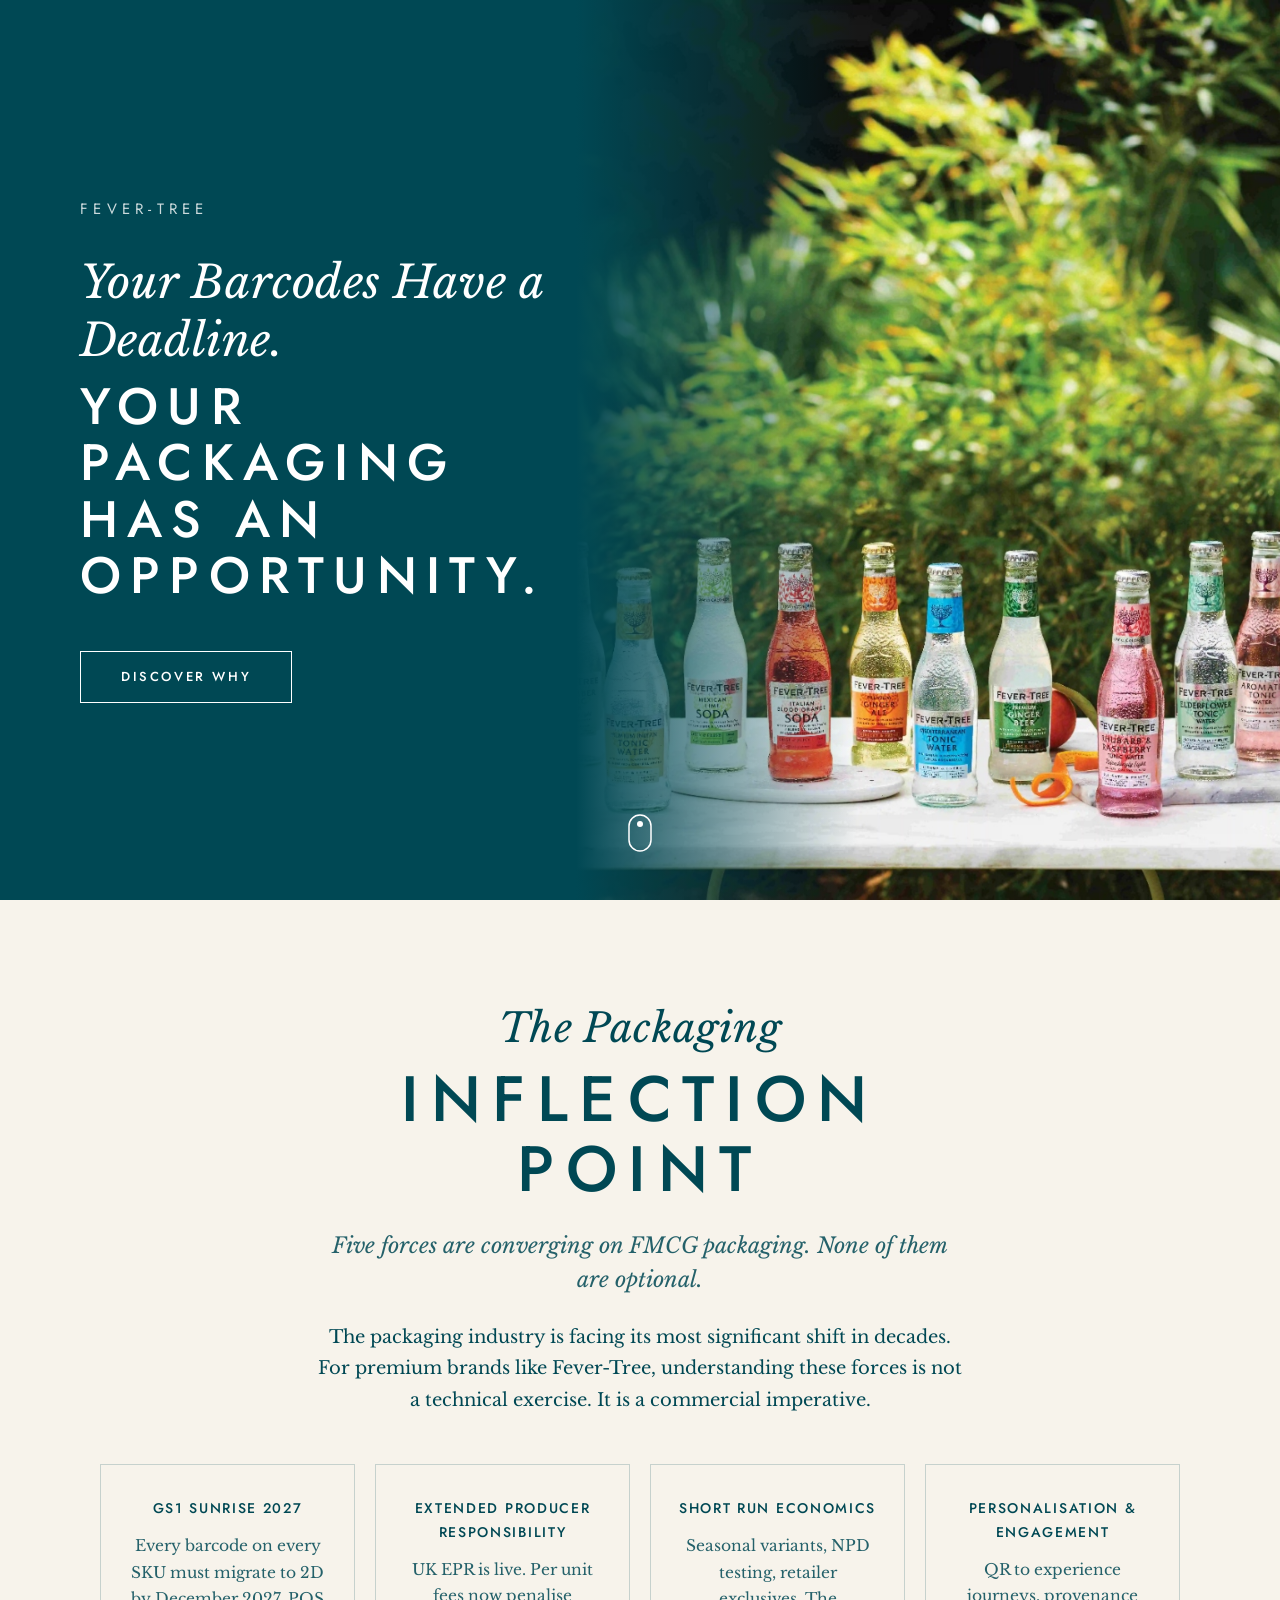
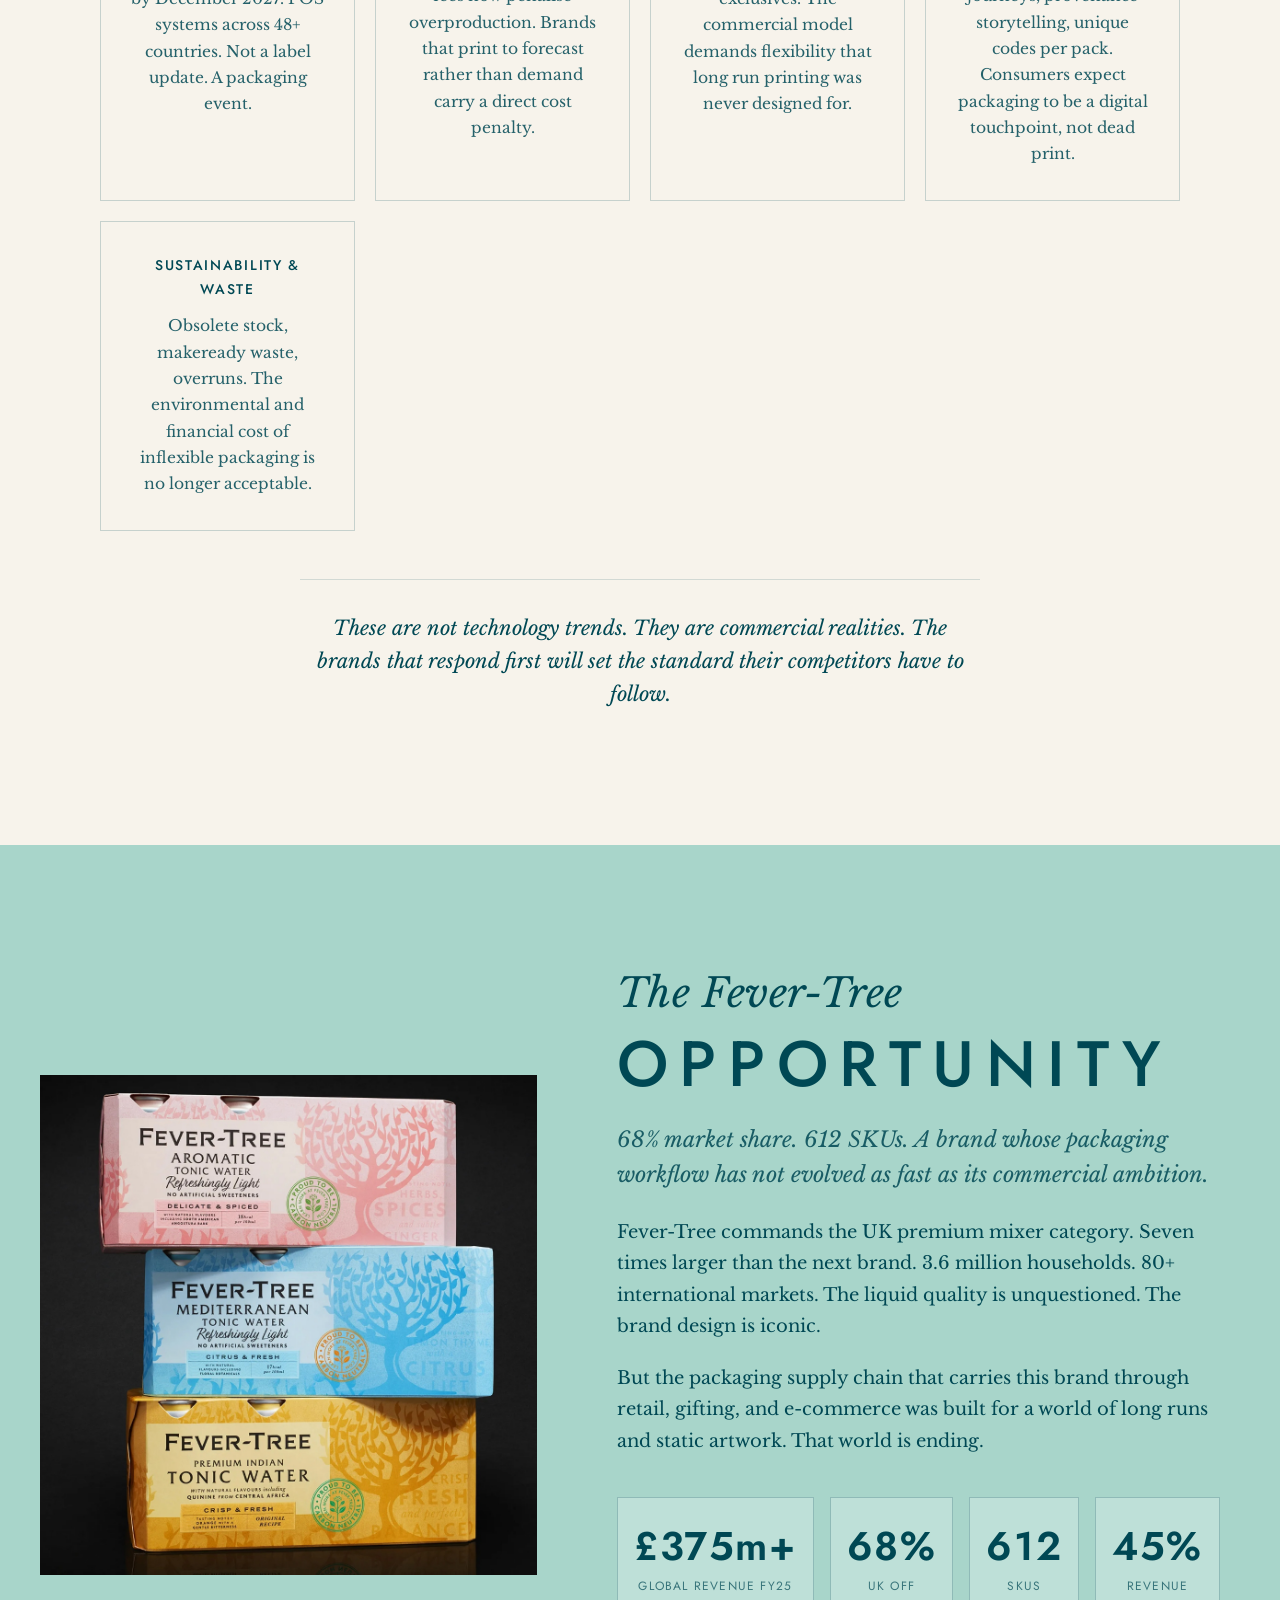
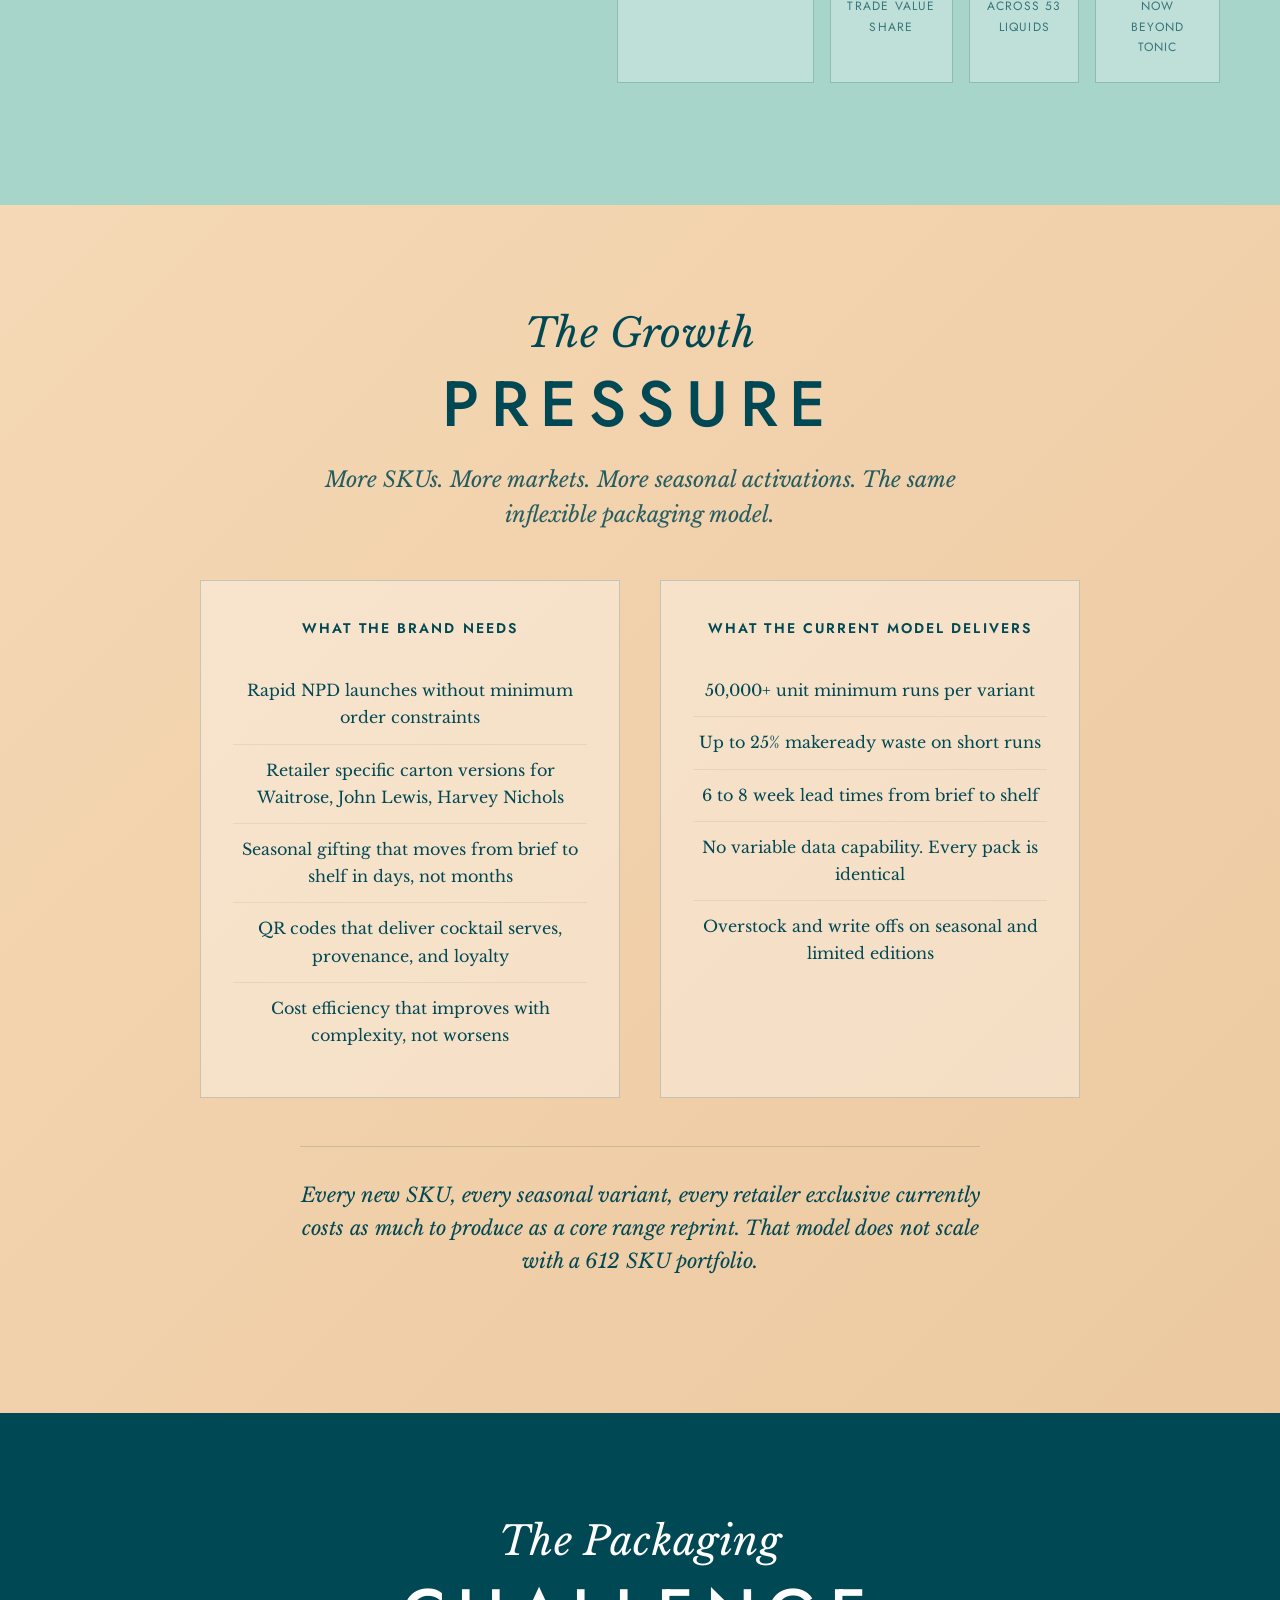
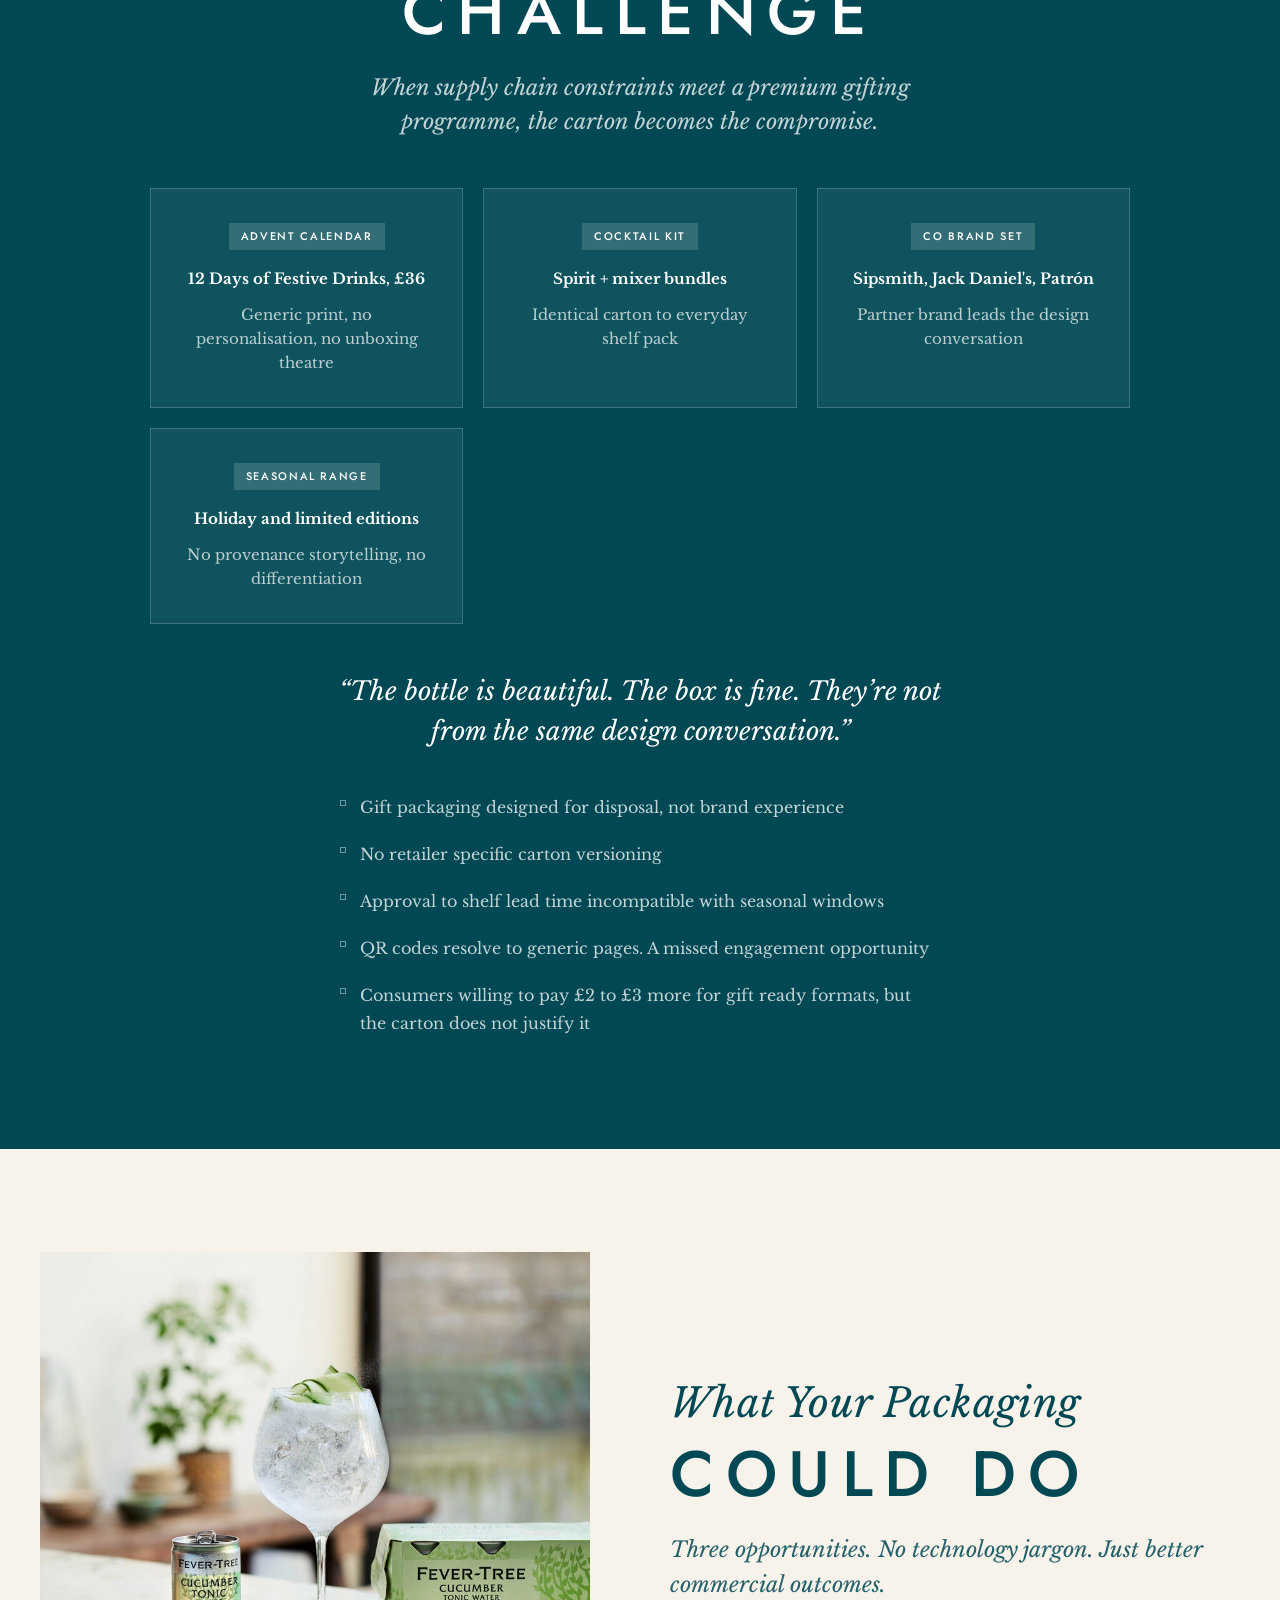
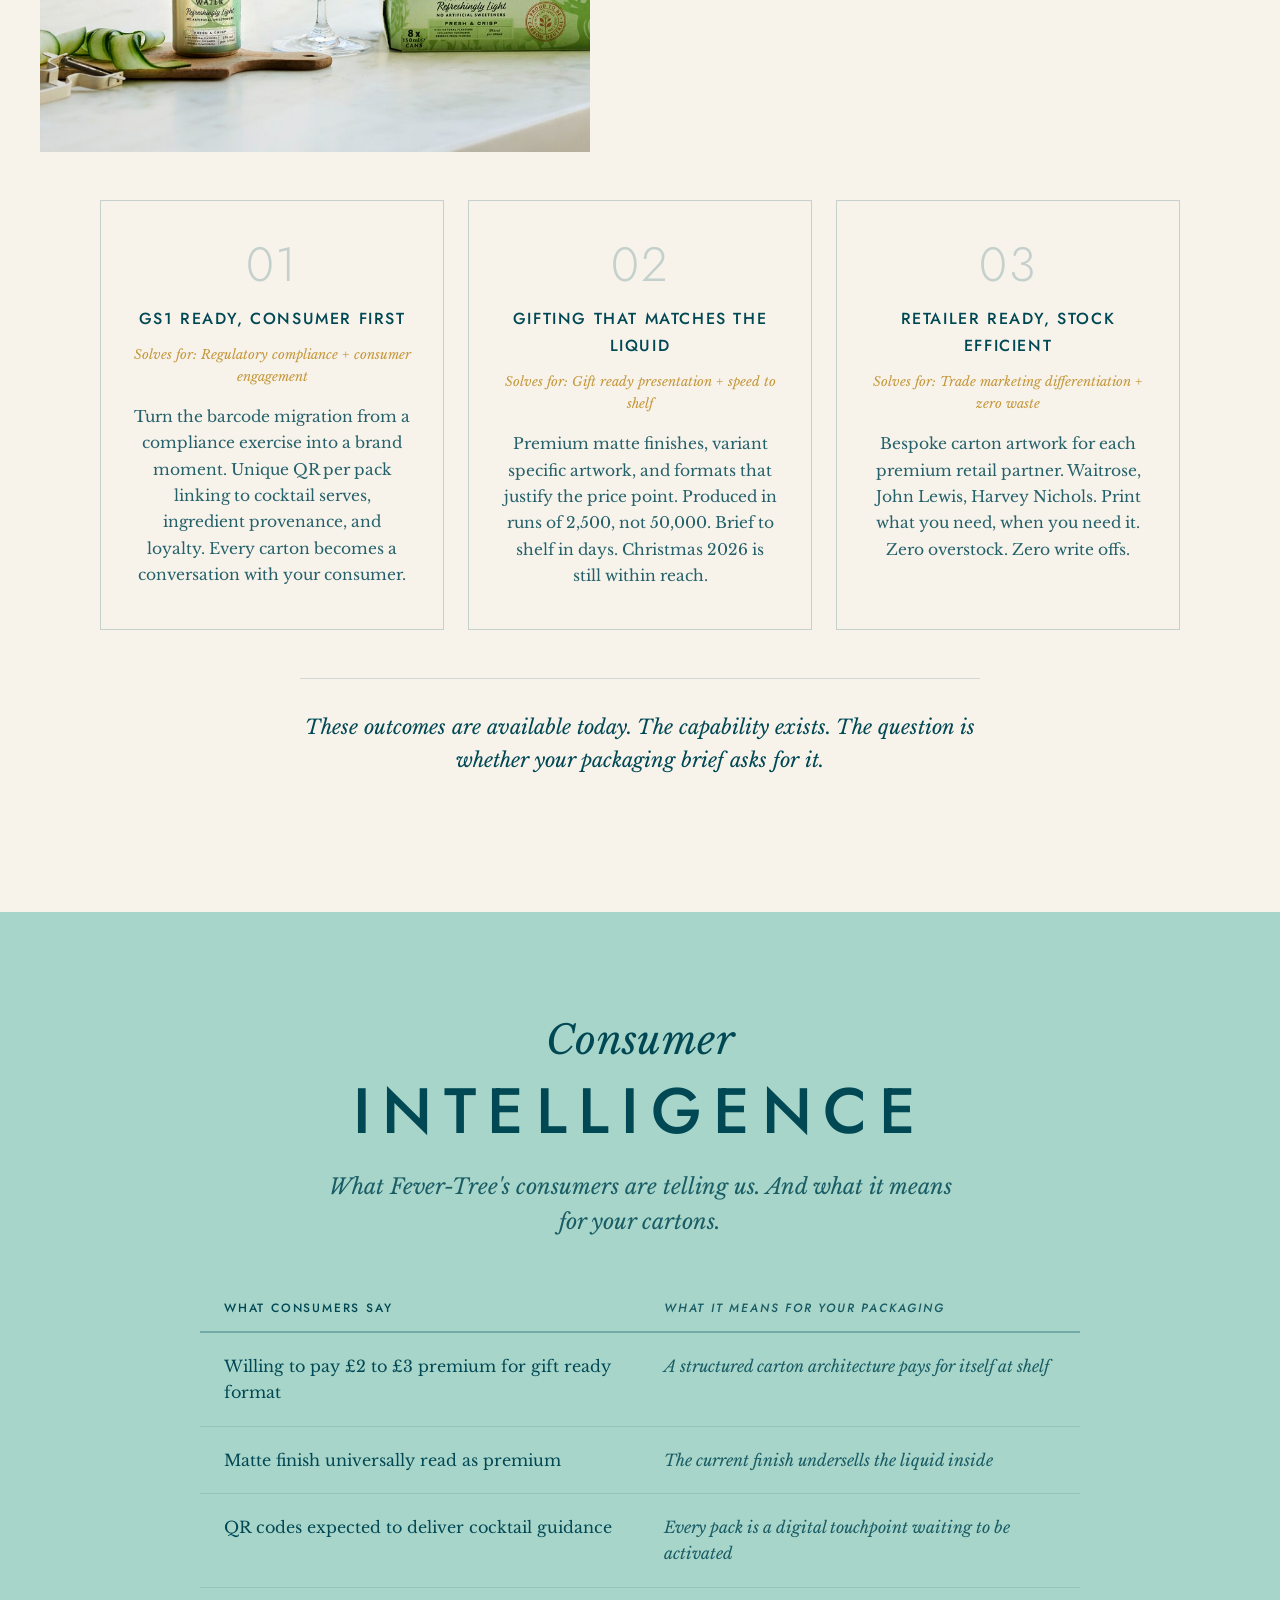
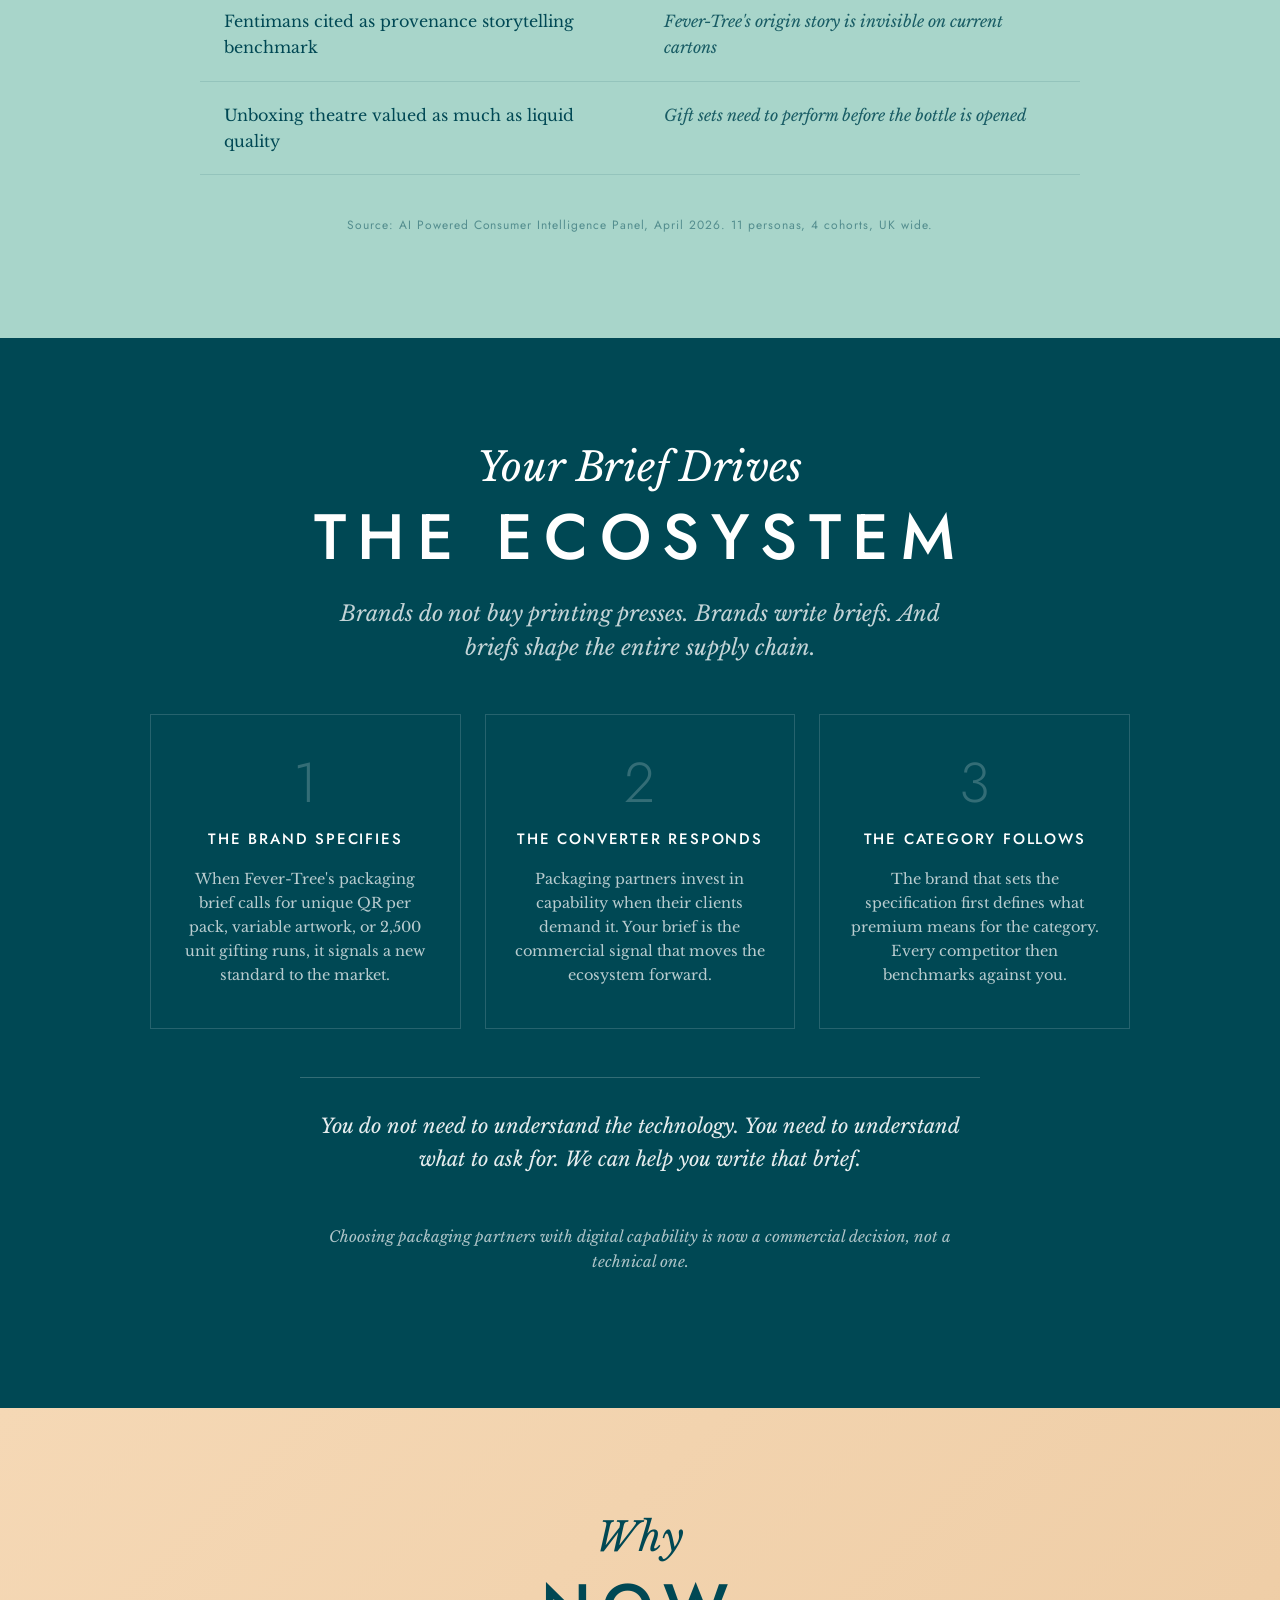
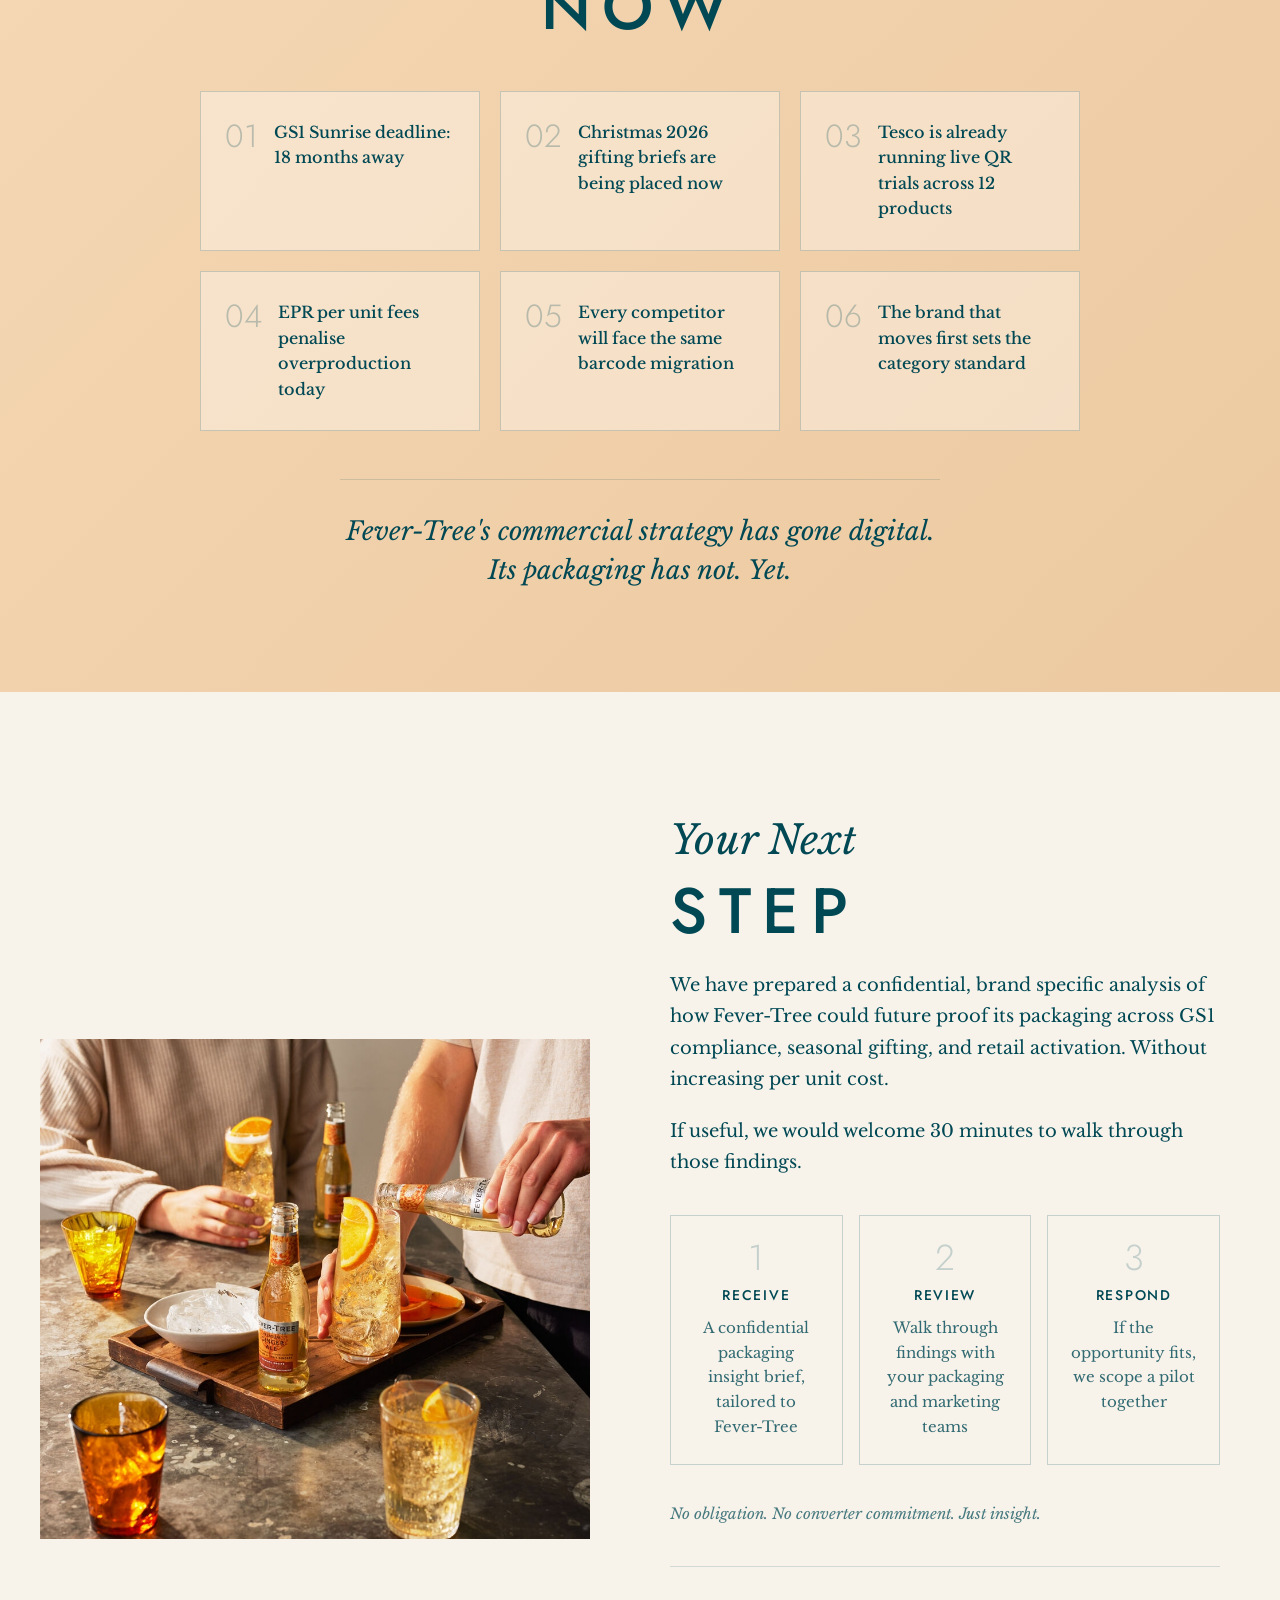
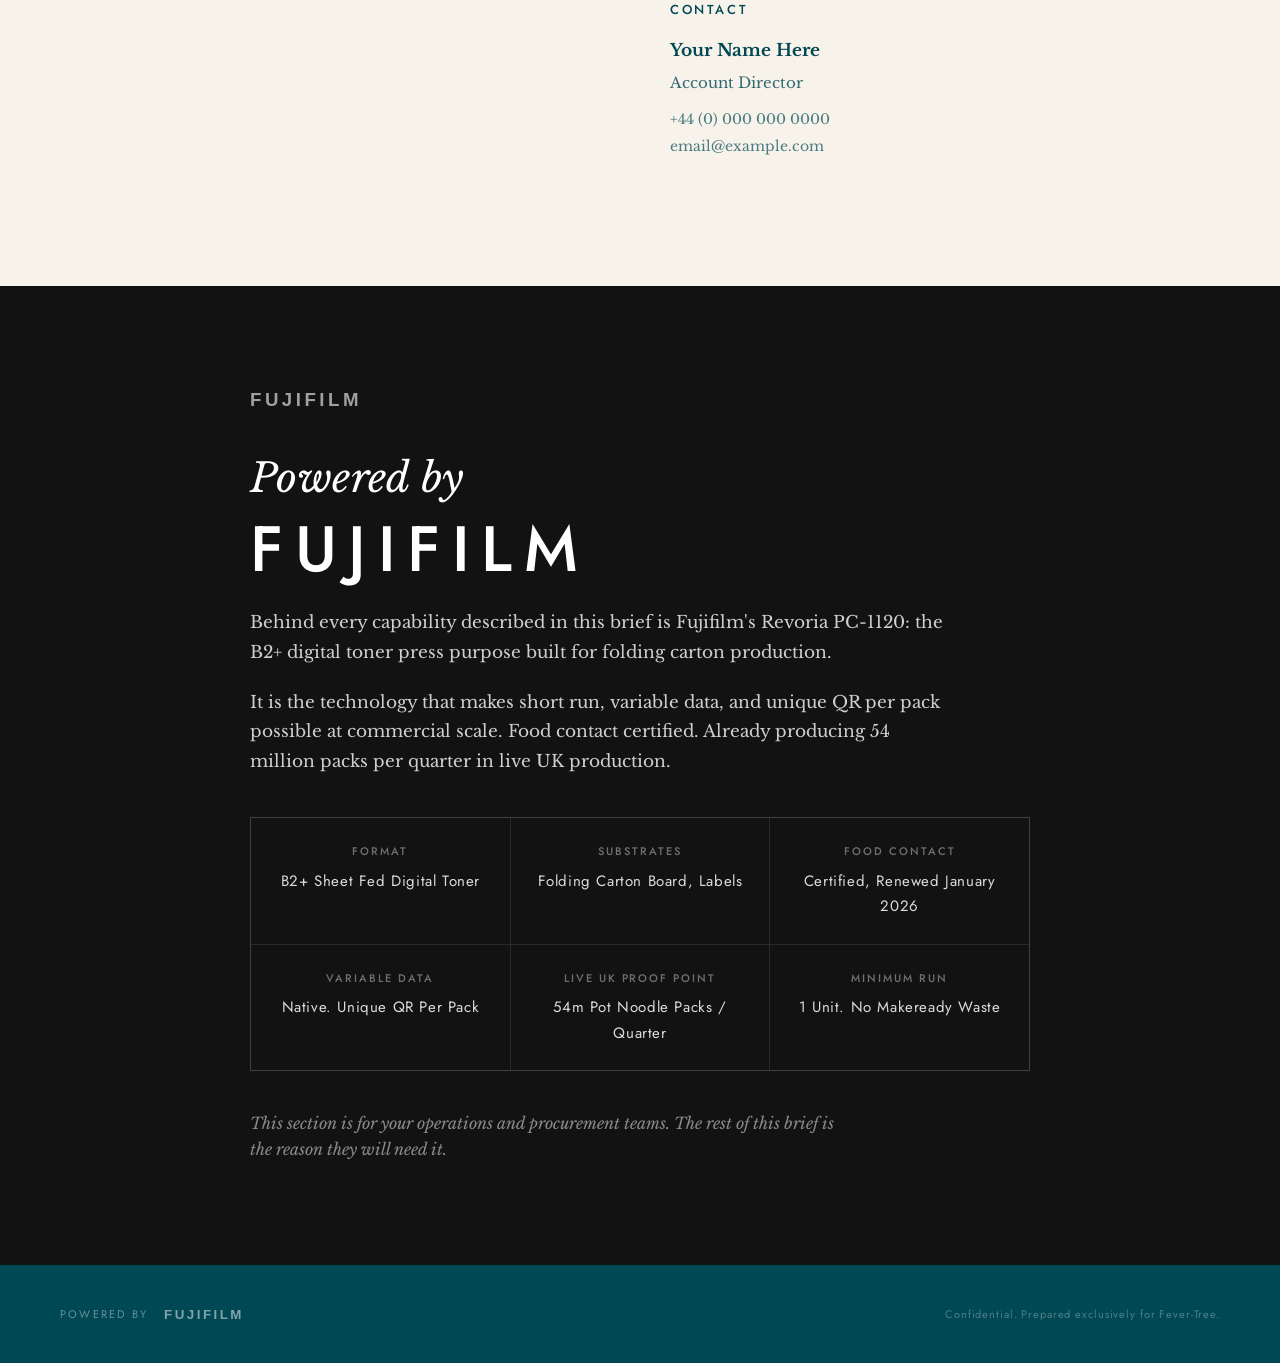
<file: index.html>
<!DOCTYPE html>
<html lang="en">
<head>
  <meta charset="UTF-8">
  <meta name="viewport" content="width=device-width, initial-scale=1.0">
  <title>Fever-Tree | Brand Insight &amp; Packaging Innovation Brief</title>
  <meta name="description" content="A confidential packaging insight brief for Fever-Tree. Understanding the inflection point facing FMCG packaging and why digital capability matters.">

  <!-- Fonts: Libre Baskerville (closest to Berthold Baskerville Pro) + Jost (tracked sans) -->
  <link rel="preconnect" href="https://fonts.googleapis.com">
  <link rel="preconnect" href="https://fonts.gstatic.com" crossorigin>
  <link href="https://fonts.googleapis.com/css2?family=Libre+Baskerville:ital,wght@0,400;0,700;1,400&family=Jost:wght@300;400;500;600&display=swap" rel="stylesheet">

  <link rel="stylesheet" href="./style.css">
</head>
<body>

  <!-- ============================================ -->
  <!-- SECTION 1: HERO                              -->
  <!-- ============================================ -->
  <section class="hero" id="hero">
    <div class="hero-content">
      <p class="brand-name">FEVER-TREE</p>
      <h1 class="hero-heading">
        <span class="heading-italic">Your Barcodes Have a Deadline.</span>
        <span class="heading-caps">YOUR PACKAGING HAS AN OPPORTUNITY.</span>
      </h1>
      <a href="#inflection" class="btn-ghost btn-ghost--light">DISCOVER WHY</a>
    </div>
    <div class="hero-image">
      <img src="./assets/range-lineup.jpg" alt="The full Fever-Tree range displayed on a marble table with fresh botanicals" loading="eager">
    </div>
    <div class="scroll-indicator">
      <svg width="24" height="38" viewBox="0 0 24 38" fill="none" xmlns="http://www.w3.org/2000/svg">
        <rect x="1" y="1" width="22" height="36" rx="11" stroke="white" stroke-width="1.5"/>
        <circle class="scroll-dot" cx="12" cy="10" r="3" fill="white"/>
      </svg>
    </div>
  </section>

  <!-- ============================================ -->
  <!-- SECTION 2: THE INFLECTION POINT              -->
  <!-- ============================================ -->
  <section class="section section--cream" id="inflection">
    <div class="section-inner section-inner--centered">
      <h2 class="section-heading">
        <span class="heading-italic">The Packaging</span>
        <span class="heading-caps">INFLECTION POINT</span>
      </h2>
      <p class="section-subtitle">Five forces are converging on FMCG packaging. None of them are optional.</p>
      <p class="section-body">The packaging industry is facing its most significant shift in decades. For premium brands like Fever-Tree, understanding these forces is not a technical exercise. It is a commercial imperative.</p>
    </div>

    <div class="force-cards">
      <div class="force-card">
        <h3 class="force-card__title">GS1 Sunrise 2027</h3>
        <p class="force-card__body">Every barcode on every SKU must migrate to 2D by December 2027. POS systems across 48+ countries. Not a label update. A packaging event.</p>
      </div>
      <div class="force-card">
        <h3 class="force-card__title">Extended Producer Responsibility</h3>
        <p class="force-card__body">UK EPR is live. Per unit fees now penalise overproduction. Brands that print to forecast rather than demand carry a direct cost penalty.</p>
      </div>
      <div class="force-card">
        <h3 class="force-card__title">Short Run Economics</h3>
        <p class="force-card__body">Seasonal variants, NPD testing, retailer exclusives. The commercial model demands flexibility that long run printing was never designed for.</p>
      </div>
      <div class="force-card">
        <h3 class="force-card__title">Personalisation &amp; Engagement</h3>
        <p class="force-card__body">QR to experience journeys, provenance storytelling, unique codes per pack. Consumers expect packaging to be a digital touchpoint, not dead print.</p>
      </div>
      <div class="force-card">
        <h3 class="force-card__title">Sustainability &amp; Waste</h3>
        <p class="force-card__body">Obsolete stock, makeready waste, overruns. The environmental and financial cost of inflexible packaging is no longer acceptable.</p>
      </div>
    </div>

    <div class="section-inner section-inner--centered">
      <p class="callout-text">These are not technology trends. They are commercial realities. The brands that respond first will set the standard their competitors have to follow.</p>
    </div>
  </section>

  <!-- ============================================ -->
  <!-- SECTION 3: THE FEVER-TREE OPPORTUNITY        -->
  <!-- ============================================ -->
  <section class="section section--teal" id="opportunity">
    <div class="split-layout split-layout--reverse">
      <div class="split-text">
        <h2 class="section-heading section-heading--left">
          <span class="heading-italic">The Fever-Tree</span>
          <span class="heading-caps">OPPORTUNITY</span>
        </h2>
        <p class="section-subtitle section-subtitle--left">68% market share. 612 SKUs. A brand whose packaging workflow has not evolved as fast as its commercial ambition.</p>
        <p class="section-body section-body--left">Fever-Tree commands the UK premium mixer category. Seven times larger than the next brand. 3.6 million households. 80+ international markets. The liquid quality is unquestioned. The brand design is iconic.</p>
        <p class="section-body section-body--left">But the packaging supply chain that carries this brand through retail, gifting, and e-commerce was built for a world of long runs and static artwork. That world is ending.</p>
        <div class="metric-row">
          <div class="metric-card">
            <span class="metric-card__number">&pound;375m+</span>
            <span class="metric-card__label">Global Revenue FY25</span>
          </div>
          <div class="metric-card">
            <span class="metric-card__number">68%</span>
            <span class="metric-card__label">UK Off Trade Value Share</span>
          </div>
          <div class="metric-card">
            <span class="metric-card__number">612</span>
            <span class="metric-card__label">SKUs Across 53 Liquids</span>
          </div>
          <div class="metric-card">
            <span class="metric-card__number">45%</span>
            <span class="metric-card__label">Revenue Now Beyond Tonic</span>
          </div>
        </div>
      </div>
      <div class="split-image">
        <img src="./assets/stacked-cartons.jpg" alt="Three stacked Fever-Tree carton packs showing the distinctive tree motif packaging design by B and B Studio" loading="lazy">
      </div>
    </div>
  </section>

  <!-- ============================================ -->
  <!-- SECTION 4: THE GROWTH PRESSURE               -->
  <!-- ============================================ -->
  <section class="section section--peach" id="growth">
    <div class="section-inner section-inner--centered">
      <h2 class="section-heading">
        <span class="heading-italic">The Growth</span>
        <span class="heading-caps">PRESSURE</span>
      </h2>
      <p class="section-subtitle">More SKUs. More markets. More seasonal activations. The same inflexible packaging model.</p>
    </div>

    <div class="two-col-compare">
      <div class="compare-col compare-col--needs">
        <h3 class="compare-col__heading">What the Brand Needs</h3>
        <ul class="compare-col__list">
          <li>Rapid NPD launches without minimum order constraints</li>
          <li>Retailer specific carton versions for Waitrose, John Lewis, Harvey Nichols</li>
          <li>Seasonal gifting that moves from brief to shelf in days, not months</li>
          <li>QR codes that deliver cocktail serves, provenance, and loyalty</li>
          <li>Cost efficiency that improves with complexity, not worsens</li>
        </ul>
      </div>
      <div class="compare-col compare-col--delivers">
        <h3 class="compare-col__heading">What the Current Model Delivers</h3>
        <ul class="compare-col__list">
          <li>50,000+ unit minimum runs per variant</li>
          <li>Up to 25% makeready waste on short runs</li>
          <li>6 to 8 week lead times from brief to shelf</li>
          <li>No variable data capability. Every pack is identical</li>
          <li>Overstock and write offs on seasonal and limited editions</li>
        </ul>
      </div>
    </div>

    <div class="section-inner section-inner--centered">
      <p class="callout-text">Every new SKU, every seasonal variant, every retailer exclusive currently costs as much to produce as a core range reprint. That model does not scale with a 612 SKU portfolio.</p>
    </div>
  </section>

  <!-- ============================================ -->
  <!-- SECTION 5: THE PACKAGING CHALLENGE           -->
  <!-- ============================================ -->
  <section class="section section--dark" id="packaging">
    <div class="section-inner section-inner--centered">
      <h2 class="section-heading section-heading--light">
        <span class="heading-italic">The Packaging</span>
        <span class="heading-caps">CHALLENGE</span>
      </h2>
      <p class="section-subtitle section-subtitle--light">When supply chain constraints meet a premium gifting programme, the carton becomes the compromise.</p>
    </div>

    <div class="gift-cards">
      <div class="gift-card">
        <span class="gift-card__tag">Advent Calendar</span>
        <p class="gift-card__example">12 Days of Festive Drinks, &pound;36</p>
        <p class="gift-card__gap">Generic print, no personalisation, no unboxing theatre</p>
      </div>
      <div class="gift-card">
        <span class="gift-card__tag">Cocktail Kit</span>
        <p class="gift-card__example">Spirit + mixer bundles</p>
        <p class="gift-card__gap">Identical carton to everyday shelf pack</p>
      </div>
      <div class="gift-card">
        <span class="gift-card__tag">Co Brand Set</span>
        <p class="gift-card__example">Sipsmith, Jack Daniel's, Patr&oacute;n</p>
        <p class="gift-card__gap">Partner brand leads the design conversation</p>
      </div>
      <div class="gift-card">
        <span class="gift-card__tag">Seasonal Range</span>
        <p class="gift-card__example">Holiday and limited editions</p>
        <p class="gift-card__gap">No provenance storytelling, no differentiation</p>
      </div>
    </div>

    <div class="section-inner section-inner--centered">
      <blockquote class="consumer-quote">
        &ldquo;The bottle is beautiful. The box is fine. They&rsquo;re not from the same design conversation.&rdquo;
      </blockquote>
      <ul class="gap-list">
        <li>Gift packaging designed for disposal, not brand experience</li>
        <li>No retailer specific carton versioning</li>
        <li>Approval to shelf lead time incompatible with seasonal windows</li>
        <li>QR codes resolve to generic pages. A missed engagement opportunity</li>
        <li>Consumers willing to pay &pound;2 to &pound;3 more for gift ready formats, but the carton does not justify it</li>
      </ul>
    </div>
  </section>

  <!-- ============================================ -->
  <!-- SECTION 6: WHAT YOUR PACKAGING COULD DO      -->
  <!-- ============================================ -->
  <section class="section section--cream" id="possibilities">
    <div class="split-layout">
      <div class="split-image">
        <img src="./assets/cucumber-lifestyle.jpg" alt="Fever-Tree Cucumber Tonic Water served in a copa glass with fresh cucumber garnish" loading="lazy">
      </div>
      <div class="split-text">
        <h2 class="section-heading section-heading--left">
          <span class="heading-italic">What Your Packaging</span>
          <span class="heading-caps">COULD DO</span>
        </h2>
        <p class="section-subtitle section-subtitle--left">Three opportunities. No technology jargon. Just better commercial outcomes.</p>
      </div>
    </div>

    <div class="opportunity-cards">
      <div class="opportunity-card">
        <span class="opportunity-card__number">01</span>
        <h3 class="opportunity-card__title">GS1 Ready, Consumer First</h3>
        <p class="opportunity-card__solves">Solves for: Regulatory compliance + consumer engagement</p>
        <p class="opportunity-card__body">Turn the barcode migration from a compliance exercise into a brand moment. Unique QR per pack linking to cocktail serves, ingredient provenance, and loyalty. Every carton becomes a conversation with your consumer.</p>
      </div>
      <div class="opportunity-card">
        <span class="opportunity-card__number">02</span>
        <h3 class="opportunity-card__title">Gifting That Matches the Liquid</h3>
        <p class="opportunity-card__solves">Solves for: Gift ready presentation + speed to shelf</p>
        <p class="opportunity-card__body">Premium matte finishes, variant specific artwork, and formats that justify the price point. Produced in runs of 2,500, not 50,000. Brief to shelf in days. Christmas 2026 is still within reach.</p>
      </div>
      <div class="opportunity-card">
        <span class="opportunity-card__number">03</span>
        <h3 class="opportunity-card__title">Retailer Ready, Stock Efficient</h3>
        <p class="opportunity-card__solves">Solves for: Trade marketing differentiation + zero waste</p>
        <p class="opportunity-card__body">Bespoke carton artwork for each premium retail partner. Waitrose, John Lewis, Harvey Nichols. Print what you need, when you need it. Zero overstock. Zero write offs.</p>
      </div>
    </div>

    <div class="section-inner section-inner--centered">
      <p class="callout-text">These outcomes are available today. The capability exists. The question is whether your packaging brief asks for it.</p>
    </div>
  </section>

  <!-- ============================================ -->
  <!-- SECTION 7: CONSUMER INTELLIGENCE             -->
  <!-- ============================================ -->
  <section class="section section--teal" id="intelligence">
    <div class="section-inner section-inner--centered">
      <h2 class="section-heading">
        <span class="heading-italic">Consumer</span>
        <span class="heading-caps">INTELLIGENCE</span>
      </h2>
      <p class="section-subtitle">What Fever-Tree's consumers are telling us. And what it means for your cartons.</p>
    </div>

    <div class="insight-table">
      <div class="insight-row insight-row--header">
        <div class="insight-cell insight-cell--signal">What Consumers Say</div>
        <div class="insight-cell insight-cell--implication">What It Means for Your Packaging</div>
      </div>
      <div class="insight-row">
        <div class="insight-cell insight-cell--signal">Willing to pay &pound;2 to &pound;3 premium for gift ready format</div>
        <div class="insight-cell insight-cell--implication">A structured carton architecture pays for itself at shelf</div>
      </div>
      <div class="insight-row">
        <div class="insight-cell insight-cell--signal">Matte finish universally read as premium</div>
        <div class="insight-cell insight-cell--implication">The current finish undersells the liquid inside</div>
      </div>
      <div class="insight-row">
        <div class="insight-cell insight-cell--signal">QR codes expected to deliver cocktail guidance</div>
        <div class="insight-cell insight-cell--implication">Every pack is a digital touchpoint waiting to be activated</div>
      </div>
      <div class="insight-row">
        <div class="insight-cell insight-cell--signal">Fentimans cited as provenance storytelling benchmark</div>
        <div class="insight-cell insight-cell--implication">Fever-Tree's origin story is invisible on current cartons</div>
      </div>
      <div class="insight-row">
        <div class="insight-cell insight-cell--signal">Unboxing theatre valued as much as liquid quality</div>
        <div class="insight-cell insight-cell--implication">Gift sets need to perform before the bottle is opened</div>
      </div>
    </div>

    <div class="section-inner section-inner--centered">
      <p class="source-label">Source: AI Powered Consumer Intelligence Panel, April 2026. 11 personas, 4 cohorts, UK wide.</p>
    </div>
  </section>

  <!-- ============================================ -->
  <!-- SECTION 8: YOUR BRIEF DRIVES THE ECOSYSTEM   -->
  <!-- ============================================ -->
  <section class="section section--dark" id="ecosystem">
    <div class="section-inner section-inner--centered">
      <h2 class="section-heading section-heading--light">
        <span class="heading-italic">Your Brief Drives</span>
        <span class="heading-caps">THE ECOSYSTEM</span>
      </h2>
      <p class="section-subtitle section-subtitle--light">Brands do not buy printing presses. Brands write briefs. And briefs shape the entire supply chain.</p>
    </div>

    <div class="ecosystem-steps">
      <div class="ecosystem-step">
        <span class="ecosystem-step__number">1</span>
        <h3 class="ecosystem-step__title">The Brand Specifies</h3>
        <p class="ecosystem-step__body">When Fever-Tree's packaging brief calls for unique QR per pack, variable artwork, or 2,500 unit gifting runs, it signals a new standard to the market.</p>
      </div>
      <div class="ecosystem-step">
        <span class="ecosystem-step__number">2</span>
        <h3 class="ecosystem-step__title">The Converter Responds</h3>
        <p class="ecosystem-step__body">Packaging partners invest in capability when their clients demand it. Your brief is the commercial signal that moves the ecosystem forward.</p>
      </div>
      <div class="ecosystem-step">
        <span class="ecosystem-step__number">3</span>
        <h3 class="ecosystem-step__title">The Category Follows</h3>
        <p class="ecosystem-step__body">The brand that sets the specification first defines what premium means for the category. Every competitor then benchmarks against you.</p>
      </div>
    </div>

    <div class="section-inner section-inner--centered">
      <p class="callout-text callout-text--light">You do not need to understand the technology. You need to understand what to ask for. We can help you write that brief.</p>
      <p class="callout-text callout-text--light callout-text--small">Choosing packaging partners with digital capability is now a commercial decision, not a technical one.</p>
    </div>
  </section>

  <!-- ============================================ -->
  <!-- SECTION 9: WHY NOW                           -->
  <!-- ============================================ -->
  <section class="section section--peach" id="why-now">
    <div class="section-inner section-inner--centered">
      <h2 class="section-heading">
        <span class="heading-italic">Why</span>
        <span class="heading-caps">NOW</span>
      </h2>
    </div>

    <div class="why-now-cards">
      <div class="why-now-card">
        <span class="why-now-card__number">01</span>
        <p class="why-now-card__text">GS1 Sunrise deadline: 18 months away</p>
      </div>
      <div class="why-now-card">
        <span class="why-now-card__number">02</span>
        <p class="why-now-card__text">Christmas 2026 gifting briefs are being placed now</p>
      </div>
      <div class="why-now-card">
        <span class="why-now-card__number">03</span>
        <p class="why-now-card__text">Tesco is already running live QR trials across 12 products</p>
      </div>
      <div class="why-now-card">
        <span class="why-now-card__number">04</span>
        <p class="why-now-card__text">EPR per unit fees penalise overproduction today</p>
      </div>
      <div class="why-now-card">
        <span class="why-now-card__number">05</span>
        <p class="why-now-card__text">Every competitor will face the same barcode migration</p>
      </div>
      <div class="why-now-card">
        <span class="why-now-card__number">06</span>
        <p class="why-now-card__text">The brand that moves first sets the category standard</p>
      </div>
    </div>

    <div class="section-inner section-inner--centered">
      <p class="closing-statement">Fever-Tree's commercial strategy has gone digital. Its packaging has not. Yet.</p>
    </div>
  </section>

  <!-- ============================================ -->
  <!-- SECTION 10: YOUR NEXT STEP                   -->
  <!-- ============================================ -->
  <section class="section section--cream" id="next-step">
    <div class="split-layout split-layout--reverse">
      <div class="split-text">
        <h2 class="section-heading section-heading--left">
          <span class="heading-italic">Your Next</span>
          <span class="heading-caps">STEP</span>
        </h2>
        <p class="section-body section-body--left">We have prepared a confidential, brand specific analysis of how Fever-Tree could future proof its packaging across GS1 compliance, seasonal gifting, and retail activation. Without increasing per unit cost.</p>
        <p class="section-body section-body--left">If useful, we would welcome 30 minutes to walk through those findings.</p>

        <div class="next-steps-cards">
          <div class="next-step-card">
            <span class="next-step-card__number">1</span>
            <h3 class="next-step-card__title">Receive</h3>
            <p class="next-step-card__body">A confidential packaging insight brief, tailored to Fever-Tree</p>
          </div>
          <div class="next-step-card">
            <span class="next-step-card__number">2</span>
            <h3 class="next-step-card__title">Review</h3>
            <p class="next-step-card__body">Walk through findings with your packaging and marketing teams</p>
          </div>
          <div class="next-step-card">
            <span class="next-step-card__number">3</span>
            <h3 class="next-step-card__title">Respond</h3>
            <p class="next-step-card__body">If the opportunity fits, we scope a pilot together</p>
          </div>
        </div>

        <p class="no-obligation">No obligation. No converter commitment. Just insight.</p>

        <div class="contact-block">
          <h3 class="contact-block__heading">CONTACT</h3>
          <p class="contact-block__name">Your Name Here</p>
          <p class="contact-block__title">Account Director</p>
          <p class="contact-block__detail">+44 (0) 000 000 0000</p>
          <p class="contact-block__detail">email@example.com</p>
        </div>
      </div>
      <div class="split-image">
        <img src="./assets/social-lifestyle.jpg" alt="Friends sharing Fever-Tree Ginger Ale cocktails in a warm social setting" loading="lazy">
      </div>
    </div>
  </section>

  <!-- ============================================ -->
  <!-- SECTION 11: POWERED BY FUJIFILM              -->
  <!-- ============================================ -->
  <section class="section section--fuji" id="fujifilm">
    <div class="fuji-layout">
      <div class="fuji-text">
        <svg class="fuji-section-logo" width="140" height="24" viewBox="0 0 240 40" xmlns="http://www.w3.org/2000/svg">
          <text font-family="'Helvetica Neue', Helvetica, Arial, sans-serif" font-weight="700" font-size="32" letter-spacing="6" fill="#EE2A23" y="31">FUJIFILM</text>
        </svg>
        <h2 class="section-heading section-heading--left section-heading--light">
          <span class="heading-italic">Powered by</span>
          <span class="heading-caps">FUJIFILM</span>
        </h2>
        <p class="fuji-body">Behind every capability described in this brief is Fujifilm's Revoria PC-1120: the B2+ digital toner press purpose built for folding carton production.</p>
        <p class="fuji-body">It is the technology that makes short run, variable data, and unique QR per pack possible at commercial scale. Food contact certified. Already producing 54 million packs per quarter in live UK production.</p>

        <div class="fuji-specs">
          <div class="fuji-spec">
            <span class="fuji-spec__label">FORMAT</span>
            <span class="fuji-spec__value">B2+ Sheet Fed Digital Toner</span>
          </div>
          <div class="fuji-spec">
            <span class="fuji-spec__label">SUBSTRATES</span>
            <span class="fuji-spec__value">Folding Carton Board, Labels</span>
          </div>
          <div class="fuji-spec">
            <span class="fuji-spec__label">FOOD CONTACT</span>
            <span class="fuji-spec__value">Certified, Renewed January 2026</span>
          </div>
          <div class="fuji-spec">
            <span class="fuji-spec__label">VARIABLE DATA</span>
            <span class="fuji-spec__value">Native. Unique QR Per Pack</span>
          </div>
          <div class="fuji-spec">
            <span class="fuji-spec__label">LIVE UK PROOF POINT</span>
            <span class="fuji-spec__value">54m Pot Noodle Packs / Quarter</span>
          </div>
          <div class="fuji-spec">
            <span class="fuji-spec__label">MINIMUM RUN</span>
            <span class="fuji-spec__value">1 Unit. No Makeready Waste</span>
          </div>
        </div>

        <p class="fuji-closing">This section is for your operations and procurement teams. The rest of this brief is the reason they will need it.</p>
      </div>
    </div>
  </section>

  <!-- ============================================ -->
  <!-- FOOTER                                       -->
  <!-- ============================================ -->
  <footer class="footer">
    <div class="footer-inner">
      <div class="footer-powered">
        <span class="footer-powered__text">POWERED BY</span>
        <svg class="footer-logo" width="100" height="17" viewBox="0 0 240 40" xmlns="http://www.w3.org/2000/svg">
          <text font-family="'Helvetica Neue', Helvetica, Arial, sans-serif" font-weight="700" font-size="32" letter-spacing="6" fill="#EE2A23" y="31">FUJIFILM</text>
        </svg>
      </div>
      <p class="footer-confidential">Confidential. Prepared exclusively for Fever-Tree.</p>
    </div>
  </footer>

  <script>
    // Smooth scroll for anchor links
    document.querySelectorAll('a[href^="#"]').forEach(a => {
      a.addEventListener('click', e => {
        e.preventDefault();
        const target = document.querySelector(a.getAttribute('href'));
        if (target) target.scrollIntoView({ behavior: 'smooth' });
      });
    });

    // Scroll-triggered fade-in animations
    const observer = new IntersectionObserver((entries) => {
      entries.forEach(entry => {
        if (entry.isIntersecting) {
          entry.target.classList.add('visible');
        }
      });
    }, { threshold: 0.1, rootMargin: '0px 0px -40px 0px' });

    document.querySelectorAll('.force-card, .metric-card, .gift-card, .opportunity-card, .insight-row:not(.insight-row--header), .ecosystem-step, .why-now-card, .next-step-card, .split-text, .split-image, .compare-col, .fuji-spec').forEach(el => {
      el.classList.add('fade-in');
      observer.observe(el);
    });

    // Scroll indicator bounce
    const scrollIndicator = document.querySelector('.scroll-indicator');
    if (scrollIndicator) {
      window.addEventListener('scroll', () => {
        if (window.scrollY > 100) {
          scrollIndicator.style.opacity = '0';
        } else {
          scrollIndicator.style.opacity = '1';
        }
      });
    }
  </script>
</body>
</html>
</file>
<file: style.css>
/* ================================================
   FEVER-TREE BRAND INSIGHT LANDING PAGE
   Palette: Deep Teal #004854, Mint Teal #A8D5CA,
   Warm Peach #F0C49A, Cream #F7F3EB, White #FFFFFF
   Typography: Libre Baskerville (serif) + Jost (sans)
   ================================================ */

/* --- RESET & BASE --- */
*, *::before, *::after {
  box-sizing: border-box;
  margin: 0;
  padding: 0;
}

html {
  scroll-behavior: smooth;
  -webkit-font-smoothing: antialiased;
  -moz-osx-font-smoothing: grayscale;
  text-rendering: optimizeLegibility;
}

body {
  font-family: 'Libre Baskerville', 'Georgia', serif;
  font-size: 16px;
  line-height: 1.7;
  color: #004854;
  background-color: #F7F3EB;
}

img {
  display: block;
  max-width: 100%;
  height: auto;
}

a {
  text-decoration: none;
  color: inherit;
}

ul {
  list-style: none;
}

/* --- COLOUR VARIABLES --- */
:root {
  --ft-deep: #004854;
  --ft-mint: #A8D5CA;
  --ft-peach: #F0C49A;
  --ft-peach-dark: #E8906A;
  --ft-cream: #F7F3EB;
  --ft-white: #FFFFFF;
  --ft-gold: #C4973A;
  --ft-text: #004854;
  --ft-text-light: rgba(255, 255, 255, 0.9);
}

/* --- TYPOGRAPHY: THE SIGNATURE HEADING SYSTEM --- */
.heading-italic {
  display: block;
  font-family: 'Libre Baskerville', 'Georgia', serif;
  font-style: italic;
  font-weight: 400;
  font-size: clamp(1.5rem, 1rem + 2vw, 2.5rem);
  line-height: 1.3;
  letter-spacing: 0.01em;
}

.heading-caps {
  display: block;
  font-family: 'Jost', 'Helvetica Neue', sans-serif;
  font-weight: 500;
  font-size: clamp(2rem, 1rem + 4vw, 4rem);
  line-height: 1.1;
  letter-spacing: 0.18em;
  text-transform: uppercase;
  margin-top: 0.15em;
}

/* --- BUTTONS --- */
.btn-ghost {
  display: inline-block;
  font-family: 'Jost', sans-serif;
  font-weight: 500;
  font-size: 13px;
  letter-spacing: 0.2em;
  text-transform: uppercase;
  padding: 14px 40px;
  border: 1.5px solid var(--ft-deep);
  background: transparent;
  color: var(--ft-deep);
  cursor: pointer;
  transition: background 0.3s ease, color 0.3s ease;
}

.btn-ghost:hover {
  background: var(--ft-deep);
  color: var(--ft-white);
}

.btn-ghost--light {
  border-color: var(--ft-white);
  color: var(--ft-white);
}

.btn-ghost--light:hover {
  background: var(--ft-white);
  color: var(--ft-deep);
}

/* ================================================
   SECTION 1: HERO
   ================================================ */
.hero {
  position: relative;
  min-height: 100vh;
  display: flex;
  align-items: center;
  background-color: var(--ft-deep);
  overflow: hidden;
}

.hero-content {
  position: relative;
  z-index: 2;
  padding: 80px 60px 80px 80px;
  max-width: 50%;
  color: var(--ft-white);
}

.brand-name {
  font-family: 'Jost', sans-serif;
  font-weight: 400;
  font-size: 15px;
  letter-spacing: 0.35em;
  margin-bottom: 32px;
  opacity: 0.8;
}

.hero-heading {
  margin-bottom: 48px;
}

.hero-heading .heading-italic {
  color: var(--ft-white);
  font-size: clamp(1.6rem, 1rem + 2.5vw, 2.8rem);
}

.hero-heading .heading-caps {
  color: var(--ft-white);
  font-size: clamp(1.8rem, 0.8rem + 3.5vw, 3.2rem);
}

.hero-image {
  position: absolute;
  right: 0;
  top: 0;
  bottom: 0;
  width: 55%;
  overflow: hidden;
}

.hero-image img {
  width: 100%;
  height: 100%;
  object-fit: cover;
  object-position: center;
}

.hero-image::before {
  content: '';
  position: absolute;
  top: 0;
  left: 0;
  width: 40%;
  height: 100%;
  background: linear-gradient(to right, var(--ft-deep) 0%, transparent 100%);
  z-index: 1;
}

.scroll-indicator {
  position: absolute;
  bottom: 40px;
  left: 50%;
  transform: translateX(-50%);
  z-index: 3;
  transition: opacity 0.4s ease;
}

.scroll-dot {
  animation: scrollBounce 2s ease-in-out infinite;
}

@keyframes scrollBounce {
  0%, 100% { cy: 10; }
  50% { cy: 24; }
}

/* ================================================
   SECTION LAYOUTS
   ================================================ */
.section {
  padding: clamp(80px, 8vw, 140px) 0;
}

.section--cream {
  background-color: var(--ft-cream);
}

.section--teal {
  background-color: var(--ft-mint);
}

.section--peach {
  background: linear-gradient(135deg, #F5D8B5 0%, #ECC9A0 100%);
  color: var(--ft-deep);
}

.section--dark {
  background-color: var(--ft-deep);
  color: var(--ft-white);
}

.section-inner {
  max-width: 1200px;
  margin: 0 auto;
  padding: 0 60px;
}

.section-inner--centered {
  text-align: center;
  max-width: 800px;
}

/* --- Section Headings --- */
.section-heading {
  text-align: center;
  margin-bottom: 24px;
}

.section-heading--left {
  text-align: left;
}

.section-heading--light .heading-italic,
.section-heading--light .heading-caps {
  color: var(--ft-white);
}

.section-subtitle {
  font-family: 'Libre Baskerville', serif;
  font-style: italic;
  font-size: clamp(1.1rem, 0.95rem + 0.6vw, 1.35rem);
  line-height: 1.6;
  color: var(--ft-text);
  opacity: 0.85;
  margin-bottom: 24px;
  max-width: 650px;
  margin-left: auto;
  margin-right: auto;
}

.section-subtitle--left {
  text-align: left;
  margin-left: 0;
  margin-right: 0;
}

.section-subtitle--light {
  color: var(--ft-text-light);
}

.section-body {
  font-size: 18px;
  line-height: 1.75;
  color: var(--ft-text);
  max-width: 650px;
  margin: 0 auto 20px;
}

.section-body--left {
  text-align: left;
  margin-left: 0;
  margin-right: 0;
}

/* --- Callout Text --- */
.callout-text {
  font-family: 'Libre Baskerville', serif;
  font-style: italic;
  font-size: clamp(1.05rem, 0.95rem + 0.5vw, 1.25rem);
  line-height: 1.65;
  color: var(--ft-text);
  margin-top: 48px;
  padding: 32px 0;
  border-top: 1px solid rgba(0, 72, 84, 0.15);
  max-width: 700px;
  margin-left: auto;
  margin-right: auto;
}

.callout-text--light {
  color: var(--ft-text-light);
  border-top-color: rgba(255, 255, 255, 0.2);
}

.callout-text--small {
  font-size: 0.95rem;
  margin-top: 16px;
  padding-top: 0;
  border-top: none;
  opacity: 0.75;
}

/* ================================================
   SPLIT LAYOUTS (TWO COLUMN: TEXT + IMAGE)
   ================================================ */
.split-layout {
  display: flex;
  align-items: center;
  max-width: 1400px;
  margin: 0 auto;
  padding: 0 40px;
  gap: 60px;
}

.split-layout--reverse {
  flex-direction: row-reverse;
}

.split-text {
  flex: 1;
  padding: 20px;
}

.split-image {
  flex: 1;
  overflow: hidden;
  border-radius: 0;
}

.split-image img {
  width: 100%;
  height: 500px;
  object-fit: cover;
}

/* ================================================
   FORCE CARDS (INFLECTION POINT)
   ================================================ */
.force-cards {
  display: grid;
  grid-template-columns: repeat(auto-fit, minmax(220px, 1fr));
  gap: 20px;
  max-width: 1200px;
  margin: 48px auto 0;
  padding: 0 60px;
}

.force-card {
  border: 1px solid rgba(0, 72, 84, 0.2);
  padding: 32px 28px;
  background: transparent;
  text-align: center;
}

.force-card__title {
  font-family: 'Jost', sans-serif;
  font-weight: 500;
  font-size: 14px;
  letter-spacing: 0.12em;
  text-transform: uppercase;
  color: var(--ft-deep);
  margin-bottom: 12px;
}

.force-card__body {
  font-size: 15.5px;
  line-height: 1.7;
  color: var(--ft-text);
  opacity: 0.85;
}

/* ================================================
   METRIC CARDS
   ================================================ */
.metric-row {
  display: grid;
  grid-template-columns: repeat(4, 1fr);
  gap: 16px;
  margin-top: 40px;
}

.metric-card {
  border: 1px solid rgba(0, 72, 84, 0.25);
  padding: 24px 16px;
  text-align: center;
  background: rgba(255, 255, 255, 0.25);
}

.metric-card__number {
  display: block;
  font-family: 'Jost', sans-serif;
  font-weight: 600;
  font-size: clamp(1.5rem, 1rem + 2vw, 2.5rem);
  letter-spacing: 0.04em;
  color: var(--ft-deep);
  line-height: 1.2;
  margin-bottom: 6px;
}

.metric-card__label {
  display: block;
  font-family: 'Jost', sans-serif;
  font-weight: 400;
  font-size: 12px;
  letter-spacing: 0.1em;
  text-transform: uppercase;
  color: var(--ft-text);
  opacity: 0.7;
}

/* ================================================
   TWO COLUMN COMPARE (GROWTH PRESSURE)
   ================================================ */
.two-col-compare {
  display: grid;
  grid-template-columns: 1fr 1fr;
  gap: 40px;
  max-width: 1000px;
  margin: 48px auto 0;
  padding: 0 60px;
}

.compare-col {
  padding: 36px 32px;
  border: 1px solid rgba(0, 72, 84, 0.2);
  background: rgba(255, 255, 255, 0.35);
  text-align: center;
}

.compare-col__heading {
  font-family: 'Jost', sans-serif;
  font-weight: 600;
  font-size: 14px;
  letter-spacing: 0.15em;
  text-transform: uppercase;
  margin-bottom: 24px;
  color: var(--ft-deep);
}

.compare-col__list li {
  font-size: 16px;
  line-height: 1.7;
  padding: 12px 0;
  border-bottom: 1px solid rgba(0, 72, 84, 0.08);
  color: var(--ft-text);
}

.compare-col__list li:last-child {
  border-bottom: none;
}

/* ================================================
   GIFT CARDS (PACKAGING CHALLENGE)
   ================================================ */
.gift-cards {
  display: grid;
  grid-template-columns: repeat(auto-fit, minmax(240px, 1fr));
  gap: 20px;
  max-width: 1100px;
  margin: 48px auto 0;
  padding: 0 60px;
}

.gift-card {
  border: 1px solid rgba(255, 255, 255, 0.2);
  padding: 32px 28px;
  background: rgba(255, 255, 255, 0.06);
  text-align: center;
}

.gift-card__tag {
  display: inline-block;
  font-family: 'Jost', sans-serif;
  font-weight: 500;
  font-size: 11px;
  letter-spacing: 0.15em;
  text-transform: uppercase;
  background: rgba(255, 255, 255, 0.15);
  color: var(--ft-white);
  padding: 4px 12px;
  margin-bottom: 16px;
}

.gift-card__example {
  font-size: 15px;
  color: var(--ft-white);
  margin-bottom: 12px;
  font-weight: 700;
}

.gift-card__gap {
  font-size: 15px;
  line-height: 1.6;
  color: var(--ft-text-light);
  opacity: 0.8;
}

.consumer-quote {
  font-family: 'Libre Baskerville', serif;
  font-style: italic;
  font-size: clamp(1.2rem, 1rem + 1vw, 1.6rem);
  line-height: 1.55;
  color: var(--ft-white);
  margin: 48px auto 32px;
  max-width: 650px;
  text-align: center;
}

.gap-list {
  max-width: 600px;
  margin: 0 auto;
  text-align: left;
}

.gap-list li {
  font-size: 16px;
  line-height: 1.7;
  color: var(--ft-text-light);
  padding: 10px 0 10px 20px;
  position: relative;
  opacity: 0.85;
}

.gap-list li::before {
  content: '';
  position: absolute;
  left: 0;
  top: 16px;
  width: 6px;
  height: 6px;
  border: 1px solid rgba(255, 255, 255, 0.5);
  border-radius: 0;
}

/* ================================================
   OPPORTUNITY CARDS
   ================================================ */
.opportunity-cards {
  display: grid;
  grid-template-columns: repeat(3, 1fr);
  gap: 24px;
  max-width: 1200px;
  margin: 48px auto 0;
  padding: 0 60px;
}

.opportunity-card {
  border: 1px solid rgba(0, 72, 84, 0.2);
  padding: 40px 32px;
  background: transparent;
  text-align: center;
}

.opportunity-card__number {
  display: block;
  font-family: 'Jost', sans-serif;
  font-weight: 300;
  font-size: 48px;
  letter-spacing: 0.04em;
  color: var(--ft-deep);
  opacity: 0.2;
  line-height: 1;
  margin-bottom: 16px;
}

.opportunity-card__title {
  font-family: 'Jost', sans-serif;
  font-weight: 500;
  font-size: 16px;
  letter-spacing: 0.1em;
  text-transform: uppercase;
  color: var(--ft-deep);
  margin-bottom: 12px;
}

.opportunity-card__solves {
  font-family: 'Libre Baskerville', serif;
  font-style: italic;
  font-size: 13px;
  color: var(--ft-gold);
  margin-bottom: 16px;
}

.opportunity-card__body {
  font-size: 15.5px;
  line-height: 1.7;
  color: var(--ft-text);
  opacity: 0.85;
}

/* ================================================
   INSIGHT TABLE (CONSUMER INTELLIGENCE)
   ================================================ */
.insight-table {
  max-width: 1000px;
  margin: 48px auto 0;
  padding: 0 60px;
}

.insight-row {
  display: grid;
  grid-template-columns: 1fr 1fr;
  border-bottom: 1px solid rgba(0, 72, 84, 0.12);
}

.insight-row--header {
  border-bottom: 2px solid rgba(0, 72, 84, 0.3);
}

.insight-cell {
  padding: 20px 24px;
  font-size: 16px;
  line-height: 1.65;
}

.insight-row--header .insight-cell {
  font-family: 'Jost', sans-serif;
  font-weight: 500;
  font-size: 12px;
  letter-spacing: 0.15em;
  text-transform: uppercase;
  color: var(--ft-deep);
  padding: 12px 24px;
}

.insight-cell--implication {
  font-style: italic;
  opacity: 0.85;
}

.source-label {
  font-family: 'Jost', sans-serif;
  font-size: 12px;
  letter-spacing: 0.08em;
  color: var(--ft-text);
  opacity: 0.5;
  margin-top: 40px;
}

/* ================================================
   ECOSYSTEM STEPS (TRIANGULATED APPROACH)
   ================================================ */
.ecosystem-steps {
  display: grid;
  grid-template-columns: repeat(3, 1fr);
  gap: 24px;
  max-width: 1100px;
  margin: 48px auto 0;
  padding: 0 60px;
}

.ecosystem-step {
  text-align: center;
  padding: 40px 28px;
  border: 1px solid rgba(255, 255, 255, 0.15);
}

.ecosystem-step__body {
  font-size: 15.5px;
  line-height: 1.7;
  color: var(--ft-text-light);
  opacity: 0.85;
}

.ecosystem-step__number {
  display: block;
  font-family: 'Jost', sans-serif;
  font-weight: 300;
  font-size: 56px;
  color: var(--ft-white);
  opacity: 0.2;
  line-height: 1;
  margin-bottom: 16px;
}

.ecosystem-step__title {
  font-family: 'Jost', sans-serif;
  font-weight: 500;
  font-size: 15px;
  letter-spacing: 0.12em;
  text-transform: uppercase;
  color: var(--ft-white);
  margin-bottom: 16px;
}

.ecosystem-step__body {
  font-size: 14.5px;
  line-height: 1.65;
  color: var(--ft-text-light);
  opacity: 0.8;
}

/* ================================================
   WHY NOW CARDS
   ================================================ */
.why-now-cards {
  display: grid;
  grid-template-columns: repeat(3, 1fr);
  gap: 20px;
  max-width: 1000px;
  margin: 48px auto 0;
  padding: 0 60px;
}

.why-now-card {
  padding: 28px 24px;
  border: 1px solid rgba(0, 72, 84, 0.2);
  background: rgba(255, 255, 255, 0.35);
  display: flex;
  align-items: flex-start;
  gap: 16px;
}

.why-now-card__number {
  font-family: 'Jost', sans-serif;
  font-weight: 300;
  font-size: 32px;
  color: var(--ft-deep);
  opacity: 0.25;
  line-height: 1;
  flex-shrink: 0;
}

.why-now-card__text {
  font-size: 16px;
  line-height: 1.6;
  color: var(--ft-deep);
  font-weight: 500;
}

.closing-statement {
  font-family: 'Libre Baskerville', serif;
  font-style: italic;
  font-size: clamp(1.2rem, 1rem + 1vw, 1.6rem);
  line-height: 1.5;
  color: var(--ft-deep);
  margin-top: 48px;
  padding-top: 32px;
  border-top: 1px solid rgba(0, 72, 84, 0.15);
  max-width: 600px;
  margin-left: auto;
  margin-right: auto;
  text-align: center;
}

/* ================================================
   NEXT STEP
   ================================================ */
.next-steps-cards {
  display: flex;
  gap: 16px;
  margin: 36px 0;
}

.next-step-card {
  flex: 1;
  border: 1px solid rgba(0, 72, 84, 0.2);
  padding: 24px 20px;
  text-align: center;
}

.next-step-card__number {
  display: block;
  font-family: 'Jost', sans-serif;
  font-weight: 300;
  font-size: 36px;
  color: var(--ft-deep);
  opacity: 0.2;
  line-height: 1;
  margin-bottom: 8px;
}

.next-step-card__title {
  font-family: 'Jost', sans-serif;
  font-weight: 500;
  font-size: 14px;
  letter-spacing: 0.12em;
  text-transform: uppercase;
  color: var(--ft-deep);
  margin-bottom: 8px;
}

.next-step-card__body {
  font-size: 15px;
  line-height: 1.65;
  color: var(--ft-text);
  opacity: 0.8;
}

.no-obligation {
  font-family: 'Libre Baskerville', serif;
  font-style: italic;
  font-size: 15px;
  color: var(--ft-text);
  opacity: 0.7;
  margin-bottom: 40px;
}

.contact-block {
  border-top: 1px solid rgba(0, 72, 84, 0.15);
  padding-top: 32px;
}

.contact-block__heading {
  font-family: 'Jost', sans-serif;
  font-weight: 500;
  font-size: 13px;
  letter-spacing: 0.2em;
  color: var(--ft-deep);
  margin-bottom: 16px;
}

.contact-block__name {
  font-weight: 700;
  font-size: 17px;
  margin-bottom: 4px;
}

.contact-block__title {
  font-size: 15px;
  opacity: 0.8;
  margin-bottom: 12px;
}

.contact-block__detail {
  font-size: 14px;
  opacity: 0.7;
  margin-bottom: 4px;
}

/* ================================================
   FOOTER
   ================================================ */
.footer {
  background-color: var(--ft-deep);
  padding: 40px 60px;
}

.footer-inner {
  max-width: 1200px;
  margin: 0 auto;
  display: flex;
  justify-content: space-between;
  align-items: center;
}

.footer-powered {
  display: flex;
  align-items: center;
  gap: 16px;
}

.footer-powered__text {
  font-family: 'Jost', sans-serif;
  font-weight: 400;
  font-size: 11px;
  letter-spacing: 0.2em;
  color: rgba(255, 255, 255, 0.4);
}

.footer-logo {
  opacity: 0.5;
}

.footer-logo text {
  fill: #ffffff;
}

.footer-confidential {
  font-family: 'Jost', sans-serif;
  font-size: 11px;
  letter-spacing: 0.08em;
  color: rgba(255, 255, 255, 0.3);
}

/* ================================================
   FUJIFILM TECHNICAL SECTION
   ================================================ */
.section--fuji {
  background-color: #121212;
  color: #ffffff;
}

.fuji-layout {
  max-width: 900px;
  margin: 0 auto;
  padding: 0 60px;
}

.fuji-section-logo {
  opacity: 0.6;
  margin-bottom: 32px;
}

.fuji-section-logo text {
  fill: #ffffff;
}

.fuji-body {
  font-size: 17px;
  line-height: 1.75;
  color: rgba(255, 255, 255, 0.8);
  margin-bottom: 20px;
  max-width: 700px;
}

.fuji-specs {
  display: grid;
  grid-template-columns: repeat(3, 1fr);
  gap: 1px;
  background: rgba(255, 255, 255, 0.1);
  border: 1px solid rgba(255, 255, 255, 0.1);
  margin: 40px 0;
}

.fuji-spec {
  background: #121212;
  padding: 24px 20px;
  text-align: center;
}

.fuji-spec__label {
  display: block;
  font-family: 'Jost', sans-serif;
  font-weight: 500;
  font-size: 11px;
  letter-spacing: 0.18em;
  text-transform: uppercase;
  color: rgba(255, 255, 255, 0.4);
  margin-bottom: 8px;
}

.fuji-spec__value {
  display: block;
  font-family: 'Jost', sans-serif;
  font-weight: 400;
  font-size: 15px;
  letter-spacing: 0.04em;
  color: rgba(255, 255, 255, 0.85);
}

.fuji-closing {
  font-family: 'Libre Baskerville', serif;
  font-style: italic;
  font-size: 16px;
  line-height: 1.6;
  color: rgba(255, 255, 255, 0.5);
  max-width: 600px;
}

/* ================================================
   ANIMATIONS
   ================================================ */
.fade-in {
  opacity: 0;
  transform: translateY(24px);
  transition: opacity 0.6s ease, transform 0.6s ease;
}

.fade-in.visible {
  opacity: 1;
  transform: translateY(0);
}

/* Stagger animations for grid items */
.force-card:nth-child(2) { transition-delay: 0.08s; }
.force-card:nth-child(3) { transition-delay: 0.16s; }
.force-card:nth-child(4) { transition-delay: 0.24s; }
.force-card:nth-child(5) { transition-delay: 0.32s; }

.metric-card:nth-child(2) { transition-delay: 0.08s; }
.metric-card:nth-child(3) { transition-delay: 0.16s; }
.metric-card:nth-child(4) { transition-delay: 0.24s; }

.gift-card:nth-child(2) { transition-delay: 0.08s; }
.gift-card:nth-child(3) { transition-delay: 0.16s; }
.gift-card:nth-child(4) { transition-delay: 0.24s; }

.opportunity-card:nth-child(2) { transition-delay: 0.1s; }
.opportunity-card:nth-child(3) { transition-delay: 0.2s; }

.ecosystem-step:nth-child(2) { transition-delay: 0.1s; }
.ecosystem-step:nth-child(3) { transition-delay: 0.2s; }

.why-now-card:nth-child(2) { transition-delay: 0.06s; }
.why-now-card:nth-child(3) { transition-delay: 0.12s; }
.why-now-card:nth-child(4) { transition-delay: 0.18s; }
.why-now-card:nth-child(5) { transition-delay: 0.24s; }
.why-now-card:nth-child(6) { transition-delay: 0.3s; }

/* ================================================
   RESPONSIVE: TABLET
   ================================================ */
@media (max-width: 1024px) {
  .hero-content {
    max-width: 55%;
    padding: 60px 40px;
  }

  .hero-image {
    width: 50%;
  }

  .split-layout {
    gap: 40px;
    padding: 0 30px;
  }

  .split-image img {
    height: 400px;
  }

  .force-cards,
  .gift-cards,
  .opportunity-cards,
  .ecosystem-steps,
  .why-now-cards {
    padding: 0 40px;
  }

  .section-inner {
    padding: 0 40px;
  }

  .two-col-compare {
    padding: 0 40px;
  }

  .insight-table {
    padding: 0 40px;
  }

  .metric-row {
    grid-template-columns: repeat(2, 1fr);
  }

  .opportunity-cards {
    grid-template-columns: 1fr;
  }

  .fuji-layout {
    padding: 0 40px;
  }

  .fuji-specs {
    grid-template-columns: repeat(2, 1fr);
  }
}

/* ================================================
   RESPONSIVE: MOBILE
   ================================================ */
@media (max-width: 768px) {
  .hero {
    flex-direction: column;
    min-height: auto;
  }

  .hero-content {
    max-width: 100%;
    padding: 100px 30px 40px;
    position: relative;
    z-index: 2;
  }

  .hero-image {
    position: relative;
    width: 100%;
    height: 50vh;
  }

  .hero-image::before {
    width: 100%;
    height: 30%;
    background: linear-gradient(to bottom, var(--ft-deep) 0%, transparent 100%);
  }

  .scroll-indicator {
    display: none;
  }

  .split-layout,
  .split-layout--reverse {
    flex-direction: column;
    padding: 0 24px;
    gap: 32px;
  }

  .split-image img {
    height: 300px;
  }

  .section {
    padding: clamp(60px, 6vw, 100px) 0;
  }

  .section-inner,
  .force-cards,
  .gift-cards,
  .opportunity-cards,
  .ecosystem-steps,
  .why-now-cards,
  .two-col-compare,
  .insight-table {
    padding: 0 24px;
  }

  .force-cards {
    grid-template-columns: 1fr;
  }

  .two-col-compare {
    grid-template-columns: 1fr;
    gap: 24px;
  }

  .gift-cards {
    grid-template-columns: 1fr;
  }

  .opportunity-cards {
    grid-template-columns: 1fr;
  }

  .ecosystem-steps {
    grid-template-columns: 1fr;
  }

  .why-now-cards {
    grid-template-columns: 1fr;
  }

  .metric-row {
    grid-template-columns: repeat(2, 1fr);
    gap: 12px;
  }

  .insight-row {
    grid-template-columns: 1fr;
  }

  .insight-row--header {
    display: none;
  }

  .insight-cell--signal {
    padding-bottom: 4px;
    font-weight: 700;
    font-size: 14px;
  }

  .insight-cell--implication {
    padding-top: 0;
    padding-bottom: 16px;
  }

  .next-steps-cards {
    flex-direction: column;
  }

  .footer-inner {
    flex-direction: column;
    gap: 16px;
    text-align: center;
  }

  .heading-caps {
    font-size: clamp(1.6rem, 0.8rem + 3vw, 2.5rem);
  }

  .fuji-layout {
    padding: 0 24px;
  }

  .fuji-specs {
    grid-template-columns: 1fr;
  }
}
</file>
